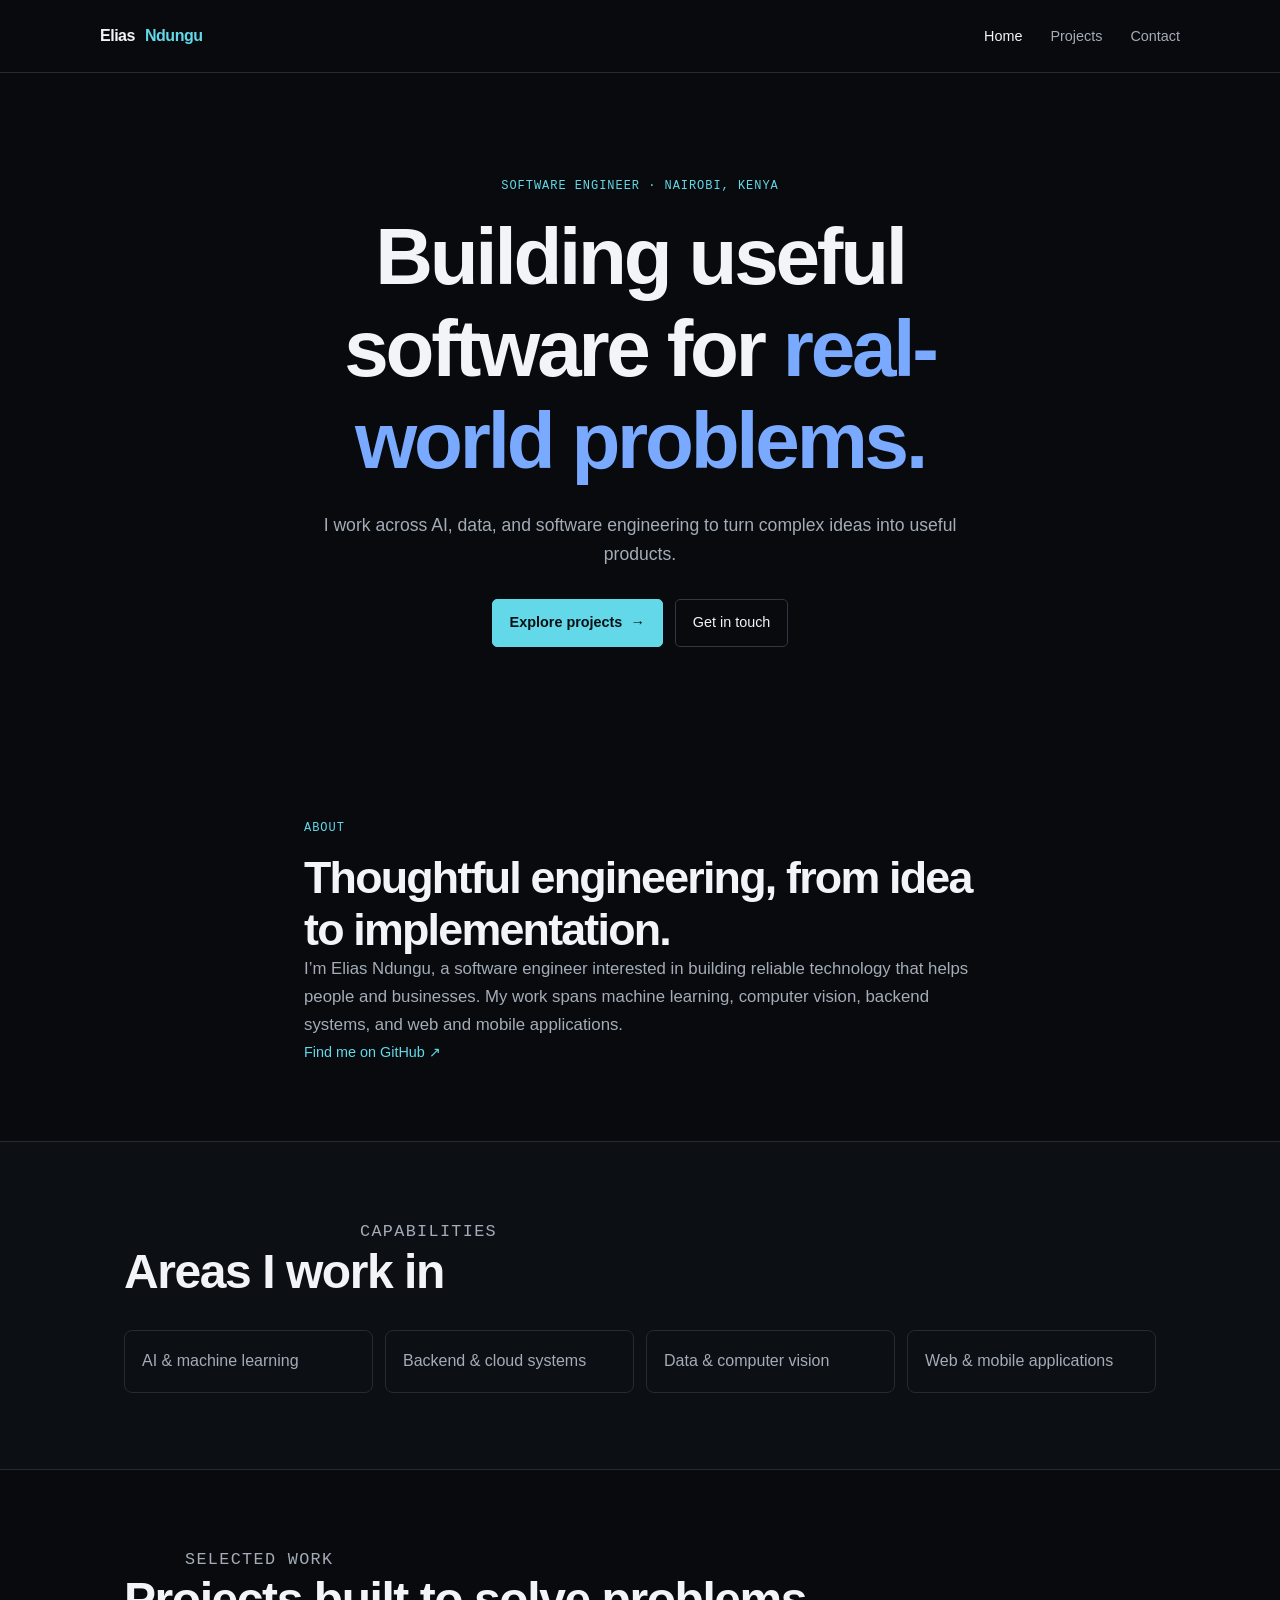
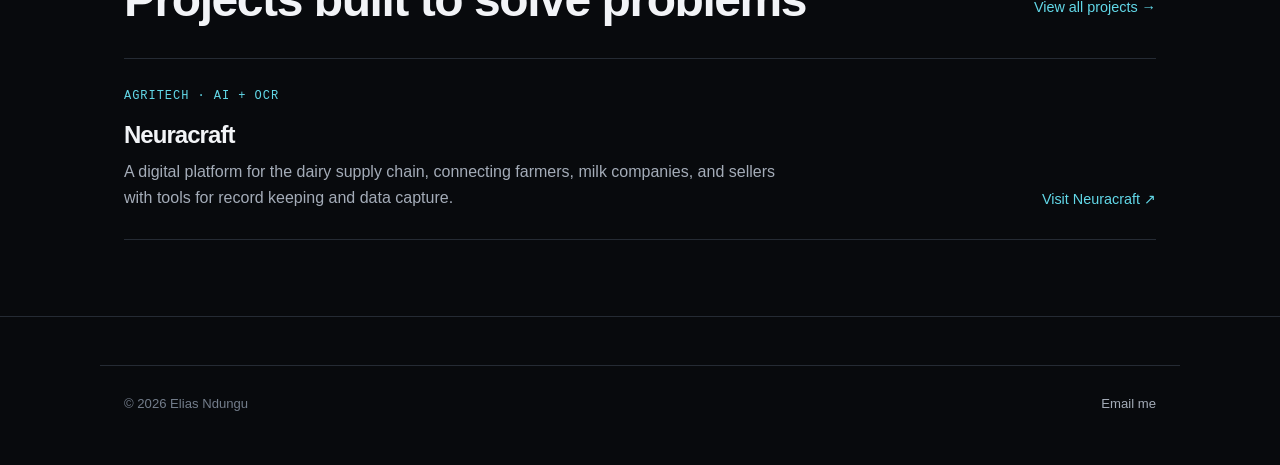
<file: index.html>
<!DOCTYPE html>
<html lang="en">
<head>
  <meta charset="UTF-8">
  <meta name="viewport" content="width=device-width, initial-scale=1.0">
  <meta name="description" content="Elias Ndungu is a software engineer building practical AI, data, and software products.">
  <title>Elias Ndungu — Software Engineer</title>
  <link rel="stylesheet" href="css/styles.css">
  <link rel="stylesheet" href="css/portfolio.css">
</head>
<body>
  <header class="site-header">
    <nav class="container navbar" aria-label="Main navigation">
      <a class="logo" href="index.html" aria-label="Elias Ndungu home">Elias <span>Ndungu</span></a>
      <button class="menu-toggle" id="menu-toggle" type="button" aria-label="Open navigation menu" aria-expanded="false" aria-controls="navbar-links">
        <span aria-hidden="true">Menu</span>
      </button>
      <ul class="navbar-links" id="navbar-links">
        <li><a href="index.html" class="active" aria-current="page">Home</a></li>
        <li><a href="projects.html">Projects</a></li>
        <li><a href="contact.html">Contact</a></li>
      </ul>
    </nav>
  </header>

  <main>
    <section class="hero">
      <div class="container hero-content">
        <p class="eyebrow">Software engineer · Nairobi, Kenya</p>
        <h1>Building useful software for <span class="highlight">real-world problems.</span></h1>
        <p class="hero-sub">I work across AI, data, and software engineering to turn complex ideas into useful products.</p>
        <div class="hero-actions">
          <a class="btn btn-primary" href="projects.html">Explore projects <span aria-hidden="true">→</span></a>
          <a class="btn btn-outline" href="contact.html">Get in touch</a>
        </div>
      </div>
    </section>

    <section class="content-section" id="about">
      <div class="container narrow">
        <p class="eyebrow">About</p>
        <h2>Thoughtful engineering, from idea to implementation.</h2>
        <p class="section-copy">I’m Elias Ndungu, a software engineer interested in building reliable technology that helps people and businesses. My work spans machine learning, computer vision, backend systems, and web and mobile applications.</p>
        <a class="text-link" href="https://github.com/eliasndungu" target="_blank" rel="noopener noreferrer">Find me on GitHub <span aria-hidden="true">↗</span></a>
      </div>
    </section>

    <section class="content-section section-muted">
      <div class="container">
        <div class="section-heading">
          <p class="eyebrow">Capabilities</p>
          <h2>Areas I work in</h2>
        </div>
        <ul class="capability-list">
          <li>AI &amp; machine learning</li>
          <li>Backend &amp; cloud systems</li>
          <li>Data &amp; computer vision</li>
          <li>Web &amp; mobile applications</li>
        </ul>
      </div>
    </section>

    <section class="content-section">
      <div class="container">
        <div class="section-heading section-heading-row">
          <div>
            <p class="eyebrow">Selected work</p>
            <h2>Projects built to solve problems</h2>
          </div>
          <a class="text-link" href="projects.html">View all projects <span aria-hidden="true">→</span></a>
        </div>
        <article class="feature-project">
          <div>
            <p class="eyebrow">AgriTech · AI + OCR</p>
            <h3>Neuracraft</h3>
            <p>A digital platform for the dairy supply chain, connecting farmers, milk companies, and sellers with tools for record keeping and data capture.</p>
          </div>
          <a class="text-link" href="https://neuracraft-378a2.web.app/" target="_blank" rel="noopener noreferrer">Visit Neuracraft <span aria-hidden="true">↗</span></a>
        </article>
      </div>
    </section>
  </main>

  <footer class="site-footer">
    <div class="container footer-bottom">
      <span>© 2026 Elias Ndungu</span>
      <a href="mailto:eliasndungu254@gmail.com">Email me</a>
    </div>
  </footer>
  <script src="js/main.js"></script>
</body>
</html>
</file>
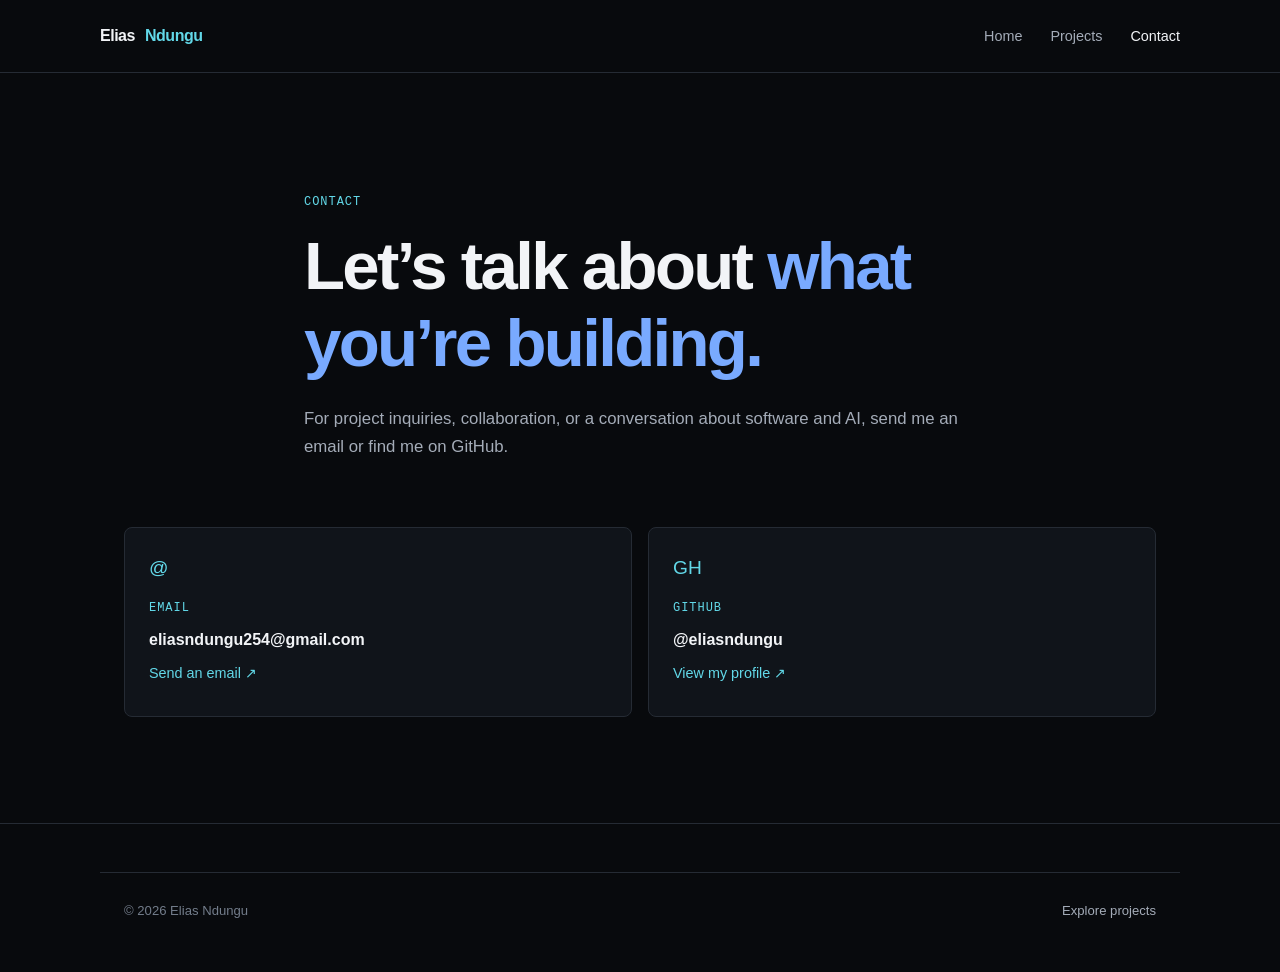
<file: contact.html>
<!DOCTYPE html>
<html lang="en">
<head>
  <meta charset="UTF-8">
  <meta name="viewport" content="width=device-width, initial-scale=1.0">
  <meta name="description" content="Contact Elias Ndungu about software engineering, project ideas, and collaboration.">
  <title>Contact — Elias Ndungu</title>
  <link rel="stylesheet" href="css/styles.css">
  <link rel="stylesheet" href="css/portfolio.css">
</head>
<body>
  <header class="site-header">
    <nav class="container navbar" aria-label="Main navigation">
      <a class="logo" href="index.html" aria-label="Elias Ndungu home">Elias <span>Ndungu</span></a>
      <button class="menu-toggle" id="menu-toggle" type="button" aria-label="Open navigation menu" aria-expanded="false" aria-controls="navbar-links">
        <span aria-hidden="true">Menu</span>
      </button>
      <ul class="navbar-links" id="navbar-links">
        <li><a href="index.html">Home</a></li>
        <li><a href="projects.html">Projects</a></li>
        <li><a href="contact.html" class="active" aria-current="page">Contact</a></li>
      </ul>
    </nav>
  </header>

  <main class="contact-page">
    <section class="page-hero">
      <div class="container narrow">
        <p class="eyebrow">Contact</p>
        <h1>Let’s talk about <span class="highlight">what you’re building.</span></h1>
        <p class="hero-sub">For project inquiries, collaboration, or a conversation about software and AI, send me an email or find me on GitHub.</p>
      </div>
    </section>
    <section class="contact-options">
      <div class="container contact-grid">
        <a class="contact-card" href="mailto:eliasndungu254@gmail.com">
          <span class="contact-icon" aria-hidden="true">@</span>
          <span class="eyebrow">Email</span>
          <strong>eliasndungu254@gmail.com</strong>
          <span class="text-link">Send an email <span aria-hidden="true">↗</span></span>
        </a>
        <a class="contact-card" href="https://github.com/eliasndungu" target="_blank" rel="noopener noreferrer">
          <span class="contact-icon" aria-hidden="true">GH</span>
          <span class="eyebrow">GitHub</span>
          <strong>@eliasndungu</strong>
          <span class="text-link">View my profile <span aria-hidden="true">↗</span></span>
        </a>
      </div>
    </section>
  </main>

  <footer class="site-footer">
    <div class="container footer-bottom">
      <span>© 2026 Elias Ndungu</span>
      <a href="projects.html">Explore projects</a>
    </div>
  </footer>
  <script src="js/main.js"></script>
</body>
</html>
</file>
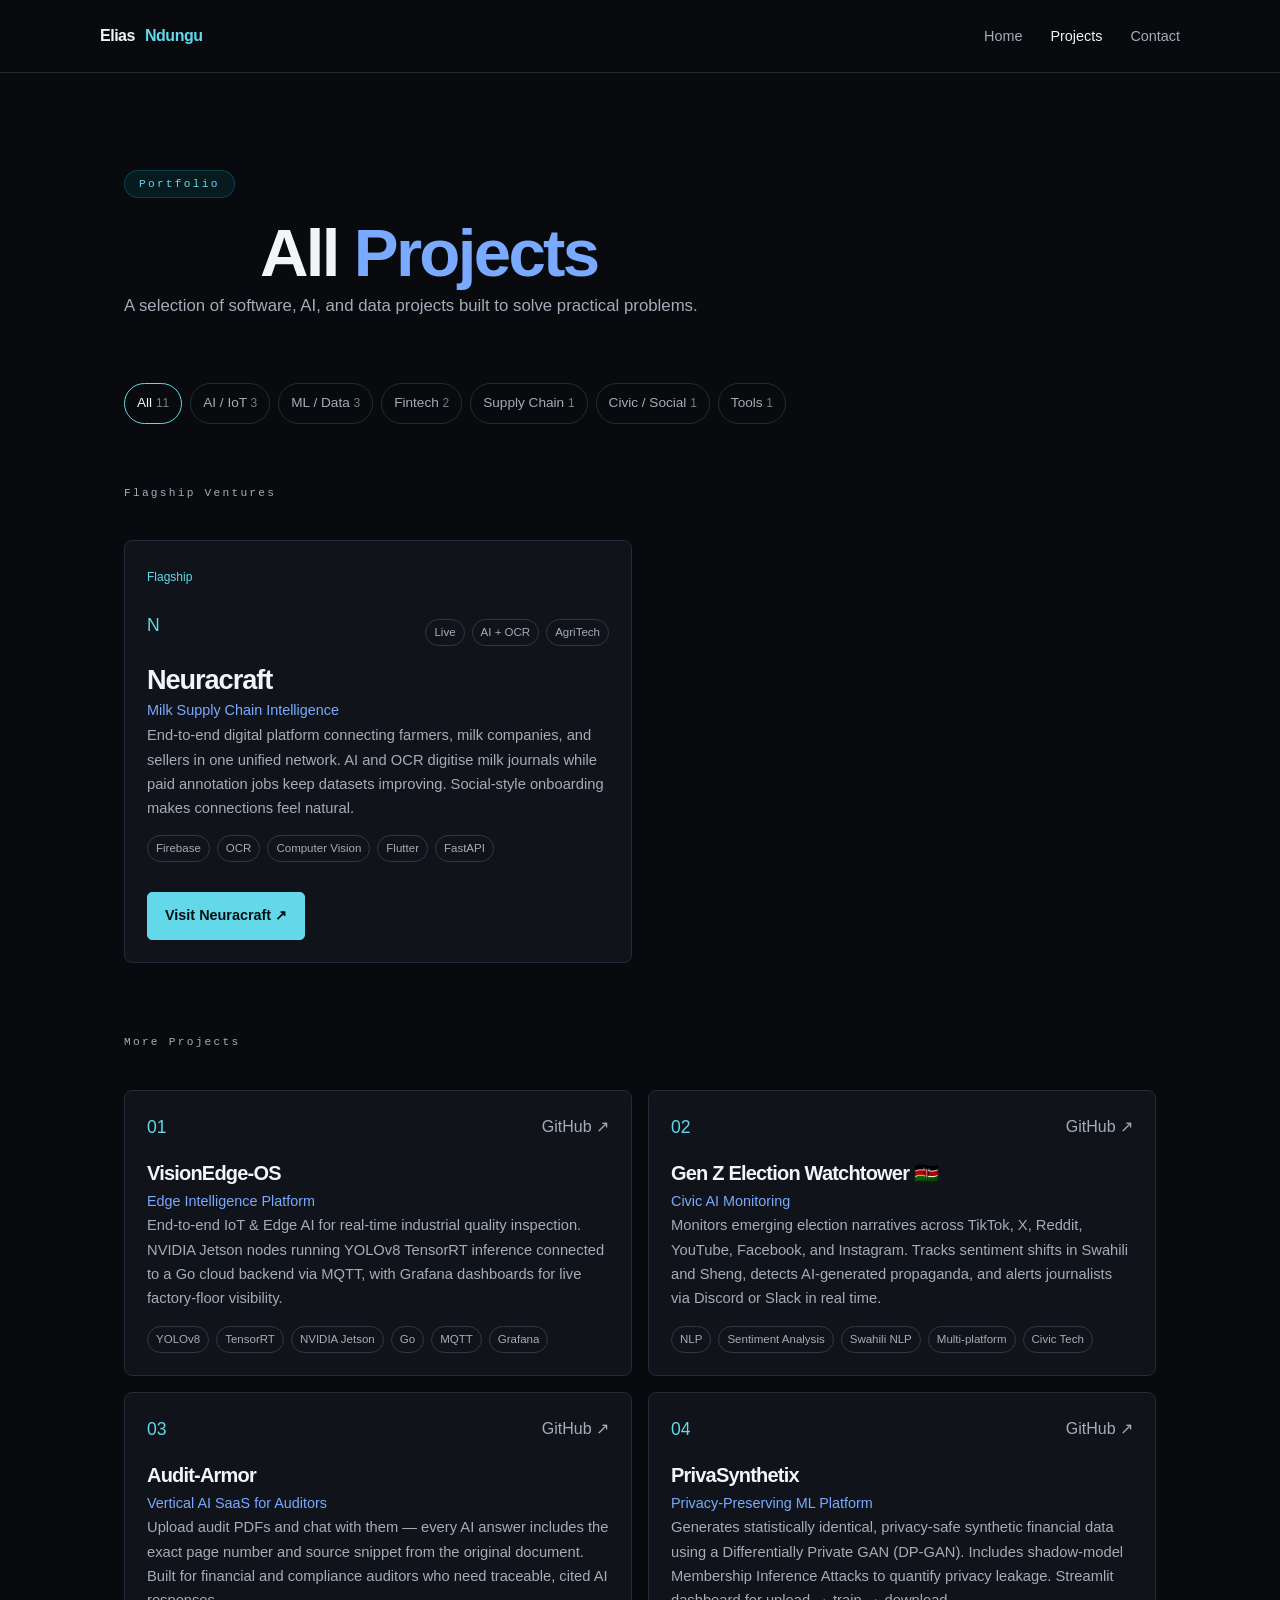
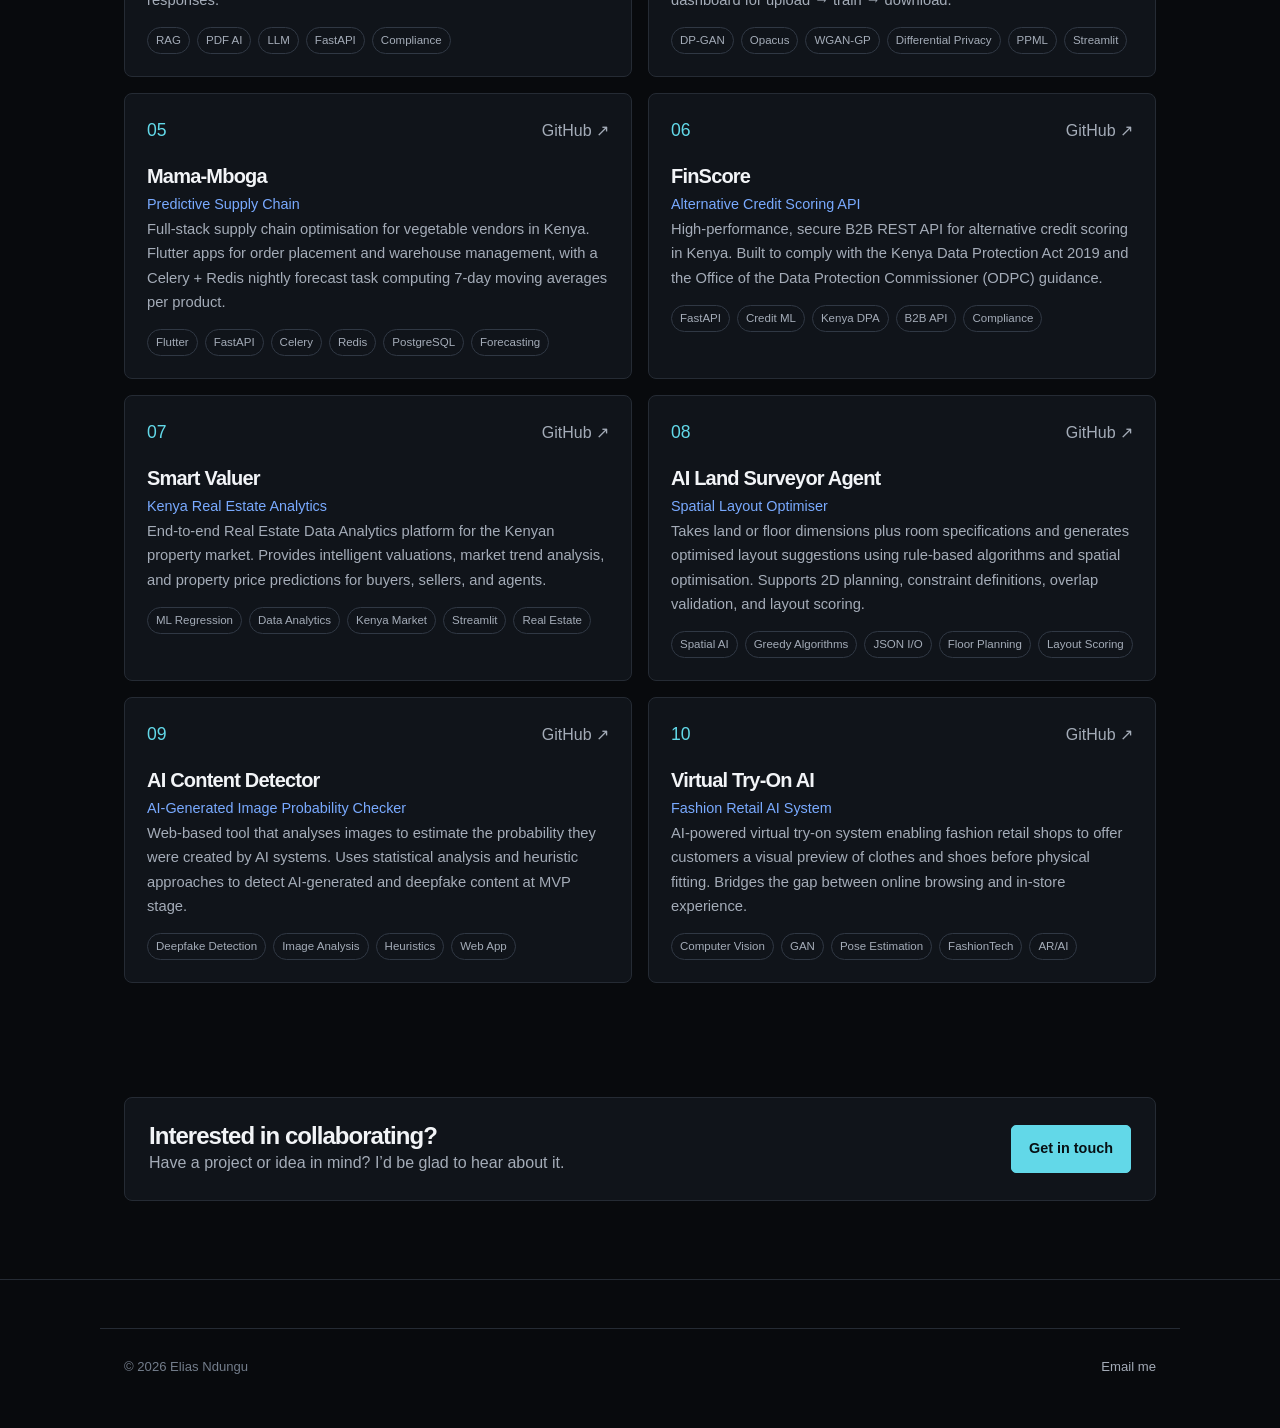
<file: projects.html>
<!DOCTYPE html>
<html lang="en">
<head>
  <meta charset="UTF-8">
  <meta name="viewport" content="width=device-width, initial-scale=1.0">
  <meta name="description" content="Selected software, AI, and data projects by Elias Ndungu.">
  <title>Projects — Elias Ndungu</title>
  <link rel="stylesheet" href="css/styles.css">
  <link rel="stylesheet" href="css/portfolio.css">
</head>
<body>
<header class="site-header">
  <nav class="container navbar" aria-label="Main navigation">
    <a class="logo" href="index.html" aria-label="Elias Ndungu home">Elias <span>Ndungu</span></a>
    <button class="menu-toggle" id="menu-toggle" type="button" aria-label="Open navigation menu" aria-expanded="false" aria-controls="navbar-links">
      <span aria-hidden="true">Menu</span>
    </button>
    <ul class="navbar-links" id="navbar-links">
      <li><a href="index.html">Home</a></li>
      <li><a href="projects.html" class="active" aria-current="page">Projects</a></li>
      <li><a href="contact.html">Contact</a></li>
    </ul>
  </nav>
</header>

<!-- PAGE HERO -->
<section class="page-hero">
  <div class="container">
    <div class="page-hero-content reveal">
      <span class="section-tag">Portfolio</span>
      <h1>All <span class="highlight">Projects</span></h1>
      <p>A selection of software, AI, and data projects built to solve practical problems.</p>
    </div>
  </div>
</section>

<!-- FILTER BAR -->
<section class="filter-section">
  <div class="container">
    <div class="filter-bar reveal">
      <button class="filter-btn active" data-filter="all" aria-pressed="true">All <span class="filter-count">11</span></button>
      <button class="filter-btn" data-filter="ai-iot" aria-pressed="false">AI / IoT <span class="filter-count">3</span></button>
      <button class="filter-btn" data-filter="ml" aria-pressed="false">ML / Data <span class="filter-count">3</span></button>
      <button class="filter-btn" data-filter="fintech" aria-pressed="false">Fintech <span class="filter-count">2</span></button>
      <button class="filter-btn" data-filter="supply-chain" aria-pressed="false">Supply Chain <span class="filter-count">1</span></button>
      <button class="filter-btn" data-filter="civic" aria-pressed="false">Civic / Social <span class="filter-count">1</span></button>
      <button class="filter-btn" data-filter="tools" aria-pressed="false">Tools <span class="filter-count">1</span></button>
    </div>
  </div>
</section>

<!-- FEATURED — FLAGSHIP VENTURES -->
<section class="projects-section">
  <div class="container">
    <div class="projects-label reveal"><span class="section-tag">Flagship Ventures</span></div>

    <div class="featured-grid">

      <!-- NEURACRAFT -->
      <div class="featured-card glass-card reveal" data-category="ai-iot" id="neuracraft">
        <div class="feat-badge">Flagship</div>
        <div class="feat-header">
          <div class="feat-icon" aria-hidden="true">N</div>
          <div class="feat-meta">
            <div class="feat-tags">
              <span class="tag tag-green">Live</span>
              <span class="tag tag-cyan">AI + OCR</span>
              <span class="tag tag-blue">AgriTech</span>
            </div>
          </div>
        </div>
        <h2 class="feat-title">Neuracraft</h2>
        <p class="feat-sub">Milk Supply Chain Intelligence</p>
        <p class="feat-desc">End-to-end digital platform connecting farmers, milk companies, and sellers in one unified network. AI and OCR digitise milk journals while paid annotation jobs keep datasets improving. Social-style onboarding makes connections feel natural.</p>
        <div class="feat-stack">
          <span class="tag tag-cyan">Firebase</span><span class="tag tag-cyan">OCR</span>
          <span class="tag tag-cyan">Computer Vision</span><span class="tag tag-cyan">Flutter</span>
          <span class="tag tag-cyan">FastAPI</span>
        </div>
        <div class="feat-actions">
          <a href="https://neuracraft-378a2.web.app/" target="_blank" rel="noopener noreferrer" class="btn btn-primary">Visit Neuracraft ↗</a>
        </div>
      </div>

    </div><!-- /featured-grid -->

    <!-- ALL OTHER PROJECTS -->
    <div class="projects-label reveal" style="margin-top: 64px;"><span class="section-tag">More Projects</span></div>

    <div class="projects-grid">

      <!-- VISIONEDGE-OS -->
      <div class="project-card glass-card reveal" data-category="ai-iot">
        <div class="card-top">
          <div class="card-icon" aria-hidden="true">01</div>
          <div class="card-links">
            <a href="https://github.com/eliasndungu/VisionEdge-OS_Edge-Intelligence" target="_blank" rel="noopener noreferrer" aria-label="VisionEdge-OS source on GitHub">GitHub ↗</a>
          </div>
        </div>
        <h3>VisionEdge-OS</h3>
        <p class="card-sub">Edge Intelligence Platform</p>
        <p class="card-desc">End-to-end IoT & Edge AI for real-time industrial quality inspection. NVIDIA Jetson nodes running YOLOv8 TensorRT inference connected to a Go cloud backend via MQTT, with Grafana dashboards for live factory-floor visibility.</p>
        <div class="card-tags">
          <span class="tag tag-cyan">YOLOv8</span><span class="tag tag-cyan">TensorRT</span>
          <span class="tag tag-cyan">NVIDIA Jetson</span><span class="tag tag-blue">Go</span>
          <span class="tag tag-blue">MQTT</span><span class="tag tag-green">Grafana</span>
        </div>
      </div>

      <!-- GEN Z WATCHTOWER -->
      <div class="project-card glass-card reveal reveal-delay-1" data-category="civic">
        <div class="card-top">
          <div class="card-icon" aria-hidden="true">02</div>
          <div class="card-links">
            <a href="https://github.com/eliasndungu/Gen-Z-Election-Watchtower" target="_blank" rel="noopener noreferrer" aria-label="Gen Z Election Watchtower source on GitHub">GitHub ↗</a>
          </div>
        </div>
        <h3>Gen Z Election Watchtower 🇰🇪</h3>
        <p class="card-sub">Civic AI Monitoring</p>
        <p class="card-desc">Monitors emerging election narratives across TikTok, X, Reddit, YouTube, Facebook, and Instagram. Tracks sentiment shifts in Swahili and Sheng, detects AI-generated propaganda, and alerts journalists via Discord or Slack in real time.</p>
        <div class="card-tags">
          <span class="tag tag-pink">NLP</span><span class="tag tag-pink">Sentiment Analysis</span>
          <span class="tag tag-pink">Swahili NLP</span><span class="tag tag-amber">Multi-platform</span>
          <span class="tag tag-blue">Civic Tech</span>
        </div>
      </div>

      <!-- AUDIT-ARMOR -->
      <div class="project-card glass-card reveal reveal-delay-2" data-category="fintech">
        <div class="card-top">
          <div class="card-icon" aria-hidden="true">03</div>
          <div class="card-links">
            <a href="https://github.com/eliasndungu/Audit-Armor" target="_blank" rel="noopener noreferrer" aria-label="Audit-Armor source on GitHub">GitHub ↗</a>
          </div>
        </div>
        <h3>Audit-Armor</h3>
        <p class="card-sub">Vertical AI SaaS for Auditors</p>
        <p class="card-desc">Upload audit PDFs and chat with them — every AI answer includes the exact page number and source snippet from the original document. Built for financial and compliance auditors who need traceable, cited AI responses.</p>
        <div class="card-tags">
          <span class="tag tag-amber">RAG</span><span class="tag tag-amber">PDF AI</span>
          <span class="tag tag-amber">LLM</span><span class="tag tag-blue">FastAPI</span>
          <span class="tag tag-cyan">Compliance</span>
        </div>
      </div>

      <!-- PRIVASYNTHETIX -->
      <div class="project-card glass-card reveal" data-category="ml">
        <div class="card-top">
          <div class="card-icon" aria-hidden="true">04</div>
          <div class="card-links">
            <a href="https://github.com/eliasndungu/PrivaSynthetix_PPML" target="_blank" rel="noopener noreferrer" aria-label="PrivaSynthetix source on GitHub">GitHub ↗</a>
          </div>
        </div>
        <h3>PrivaSynthetix</h3>
        <p class="card-sub">Privacy-Preserving ML Platform</p>
        <p class="card-desc">Generates statistically identical, privacy-safe synthetic financial data using a Differentially Private GAN (DP-GAN). Includes shadow-model Membership Inference Attacks to quantify privacy leakage. Streamlit dashboard for upload → train → download.</p>
        <div class="card-tags">
          <span class="tag tag-blue">DP-GAN</span><span class="tag tag-blue">Opacus</span>
          <span class="tag tag-blue">WGAN-GP</span><span class="tag tag-cyan">Differential Privacy</span>
          <span class="tag tag-pink">PPML</span><span class="tag tag-green">Streamlit</span>
        </div>
      </div>

      <!-- MAMA MBOGA -->
      <div class="project-card glass-card reveal reveal-delay-1" data-category="supply-chain">
        <div class="card-top">
          <div class="card-icon" aria-hidden="true">05</div>
          <div class="card-links">
            <a href="https://github.com/eliasndungu/Mama-Mboga-Predictive-Supply-Chain" target="_blank" rel="noopener noreferrer" aria-label="Mama-Mboga source on GitHub">GitHub ↗</a>
          </div>
        </div>
        <h3>Mama-Mboga</h3>
        <p class="card-sub">Predictive Supply Chain</p>
        <p class="card-desc">Full-stack supply chain optimisation for vegetable vendors in Kenya. Flutter apps for order placement and warehouse management, with a Celery + Redis nightly forecast task computing 7-day moving averages per product.</p>
        <div class="card-tags">
          <span class="tag tag-green">Flutter</span><span class="tag tag-green">FastAPI</span>
          <span class="tag tag-green">Celery</span><span class="tag tag-green">Redis</span>
          <span class="tag tag-blue">PostgreSQL</span><span class="tag tag-cyan">Forecasting</span>
        </div>
      </div>

      <!-- FINSCORE -->
      <div class="project-card glass-card reveal reveal-delay-2" data-category="fintech">
        <div class="card-top">
          <div class="card-icon" aria-hidden="true">06</div>
          <div class="card-links">
            <a href="https://github.com/eliasndungu/FinScore-Alternative-Credit-API" target="_blank" rel="noopener noreferrer" aria-label="FinScore source on GitHub">GitHub ↗</a>
          </div>
        </div>
        <h3>FinScore</h3>
        <p class="card-sub">Alternative Credit Scoring API</p>
        <p class="card-desc">High-performance, secure B2B REST API for alternative credit scoring in Kenya. Built to comply with the Kenya Data Protection Act 2019 and the Office of the Data Protection Commissioner (ODPC) guidance.</p>
        <div class="card-tags">
          <span class="tag tag-amber">FastAPI</span><span class="tag tag-amber">Credit ML</span>
          <span class="tag tag-amber">Kenya DPA</span><span class="tag tag-blue">B2B API</span>
          <span class="tag tag-pink">Compliance</span>
        </div>
      </div>

      <!-- SMART VALUER -->
      <div class="project-card glass-card reveal" data-category="ml">
        <div class="card-top">
          <div class="card-icon" aria-hidden="true">07</div>
          <div class="card-links">
            <a href="https://github.com/eliasndungu/Smart-Valuer-Real-Estate-Analytics" target="_blank" rel="noopener noreferrer" aria-label="Smart Valuer source on GitHub">GitHub ↗</a>
          </div>
        </div>
        <h3>Smart Valuer</h3>
        <p class="card-sub">Kenya Real Estate Analytics</p>
        <p class="card-desc">End-to-end Real Estate Data Analytics platform for the Kenyan property market. Provides intelligent valuations, market trend analysis, and property price predictions for buyers, sellers, and agents.</p>
        <div class="card-tags">
          <span class="tag tag-cyan">ML Regression</span><span class="tag tag-cyan">Data Analytics</span>
          <span class="tag tag-blue">Kenya Market</span><span class="tag tag-green">Streamlit</span>
          <span class="tag tag-amber">Real Estate</span>
        </div>
      </div>

      <!-- AI LAND SURVEYOR -->
      <div class="project-card glass-card reveal reveal-delay-1" data-category="tools">
        <div class="card-top">
          <div class="card-icon" aria-hidden="true">08</div>
          <div class="card-links">
            <a href="https://github.com/eliasndungu/AI-Agent-for-Land-Surveyors-Floor-Planners" target="_blank" rel="noopener noreferrer" aria-label="AI Land Surveyor Agent source on GitHub">GitHub ↗</a>
          </div>
        </div>
        <h3>AI Land Surveyor Agent</h3>
        <p class="card-sub">Spatial Layout Optimiser</p>
        <p class="card-desc">Takes land or floor dimensions plus room specifications and generates optimised layout suggestions using rule-based algorithms and spatial optimisation. Supports 2D planning, constraint definitions, overlap validation, and layout scoring.</p>
        <div class="card-tags">
          <span class="tag tag-blue">Spatial AI</span><span class="tag tag-blue">Greedy Algorithms</span>
          <span class="tag tag-blue">JSON I/O</span><span class="tag tag-cyan">Floor Planning</span>
          <span class="tag tag-amber">Layout Scoring</span>
        </div>
      </div>

      <!-- AI CONTENT CHECKER -->
      <div class="project-card glass-card reveal reveal-delay-2" data-category="ml">
        <div class="card-top">
          <div class="card-icon" aria-hidden="true">09</div>
          <div class="card-links">
            <a href="https://github.com/eliasndungu/AI-Deepfake-AI-Generated-Content-Probability-Checker" target="_blank" rel="noopener noreferrer" aria-label="AI Content Detector source on GitHub">GitHub ↗</a>
          </div>
        </div>
        <h3>AI Content Detector</h3>
        <p class="card-sub">AI-Generated Image Probability Checker</p>
        <p class="card-desc">Web-based tool that analyses images to estimate the probability they were created by AI systems. Uses statistical analysis and heuristic approaches to detect AI-generated and deepfake content at MVP stage.</p>
        <div class="card-tags">
          <span class="tag tag-pink">Deepfake Detection</span><span class="tag tag-pink">Image Analysis</span>
          <span class="tag tag-pink">Heuristics</span><span class="tag tag-blue">Web App</span>
        </div>
      </div>

      <!-- VIRTUAL TRY-ON -->
      <div class="project-card glass-card reveal" data-category="ai-iot">
        <div class="card-top">
          <div class="card-icon" aria-hidden="true">10</div>
          <div class="card-links">
            <a href="https://github.com/eliasndungu/Virtual-Try-On-AI-for-Clothes-Shoes" target="_blank" rel="noopener noreferrer" aria-label="Virtual Try-On AI source on GitHub">GitHub ↗</a>
          </div>
        </div>
        <h3>Virtual Try-On AI</h3>
        <p class="card-sub">Fashion Retail AI System</p>
        <p class="card-desc">AI-powered virtual try-on system enabling fashion retail shops to offer customers a visual preview of clothes and shoes before physical fitting. Bridges the gap between online browsing and in-store experience.</p>
        <div class="card-tags">
          <span class="tag tag-pink">Computer Vision</span><span class="tag tag-pink">GAN</span>
          <span class="tag tag-pink">Pose Estimation</span><span class="tag tag-blue">FashionTech</span>
          <span class="tag tag-cyan">AR/AI</span>
        </div>
      </div>

    </div><!-- /projects-grid -->
  </div>
</section>

<!-- CTA -->
<section class="cta-strip">
  <div class="container">
    <div class="strip-inner reveal">
      <div>
        <h3>Interested in collaborating?</h3>
        <p>Have a project or idea in mind? I’d be glad to hear about it.</p>
      </div>
      <div class="strip-actions">
        <a href="contact.html" class="btn btn-primary">Get in touch</a>
      </div>
    </div>
  </div>
</section>

<footer class="site-footer">
  <div class="container footer-bottom">
    <span>© 2026 Elias Ndungu</span>
    <a href="mailto:eliasndungu254@gmail.com">Email me</a>
  </div>
</footer>

<script src="js/main.js"></script>
</body>
</html>
</file>
<file: css/styles.css>
/* ============================================================
   ELIAS NDUNGU PORTFOLIO — SHARED STYLES
   Theme: Deep Space / Neural Dark — Bespoke AI Aesthetic
   ============================================================ */

/* ── RESET & BASE ─────────────────────────────────────────── */
*, *::before, *::after { box-sizing: border-box; margin: 0; padding: 0; }

:root {
  --bg-void:        #020408;
  --bg-deep:        #06090f;
  --bg-surface:     #0c1220;
  --bg-glass:       rgba(12, 18, 32, 0.7);
  --bg-card:        rgba(14, 22, 38, 0.85);

  --accent-cyan:    #00e5ff;
  --accent-blue:    #2979ff;
  --accent-pulse:   #00b8d9;
  --accent-green:   #00e676;
  --accent-amber:   #ffab00;
  --accent-pink:    #ff4081;

  --text-primary:   #e8f4ff;
  --text-secondary: #7a9bbf;
  --text-muted:     #3d5a7a;
  --text-code:      #00e5ff;

  --border-glow:    rgba(0, 229, 255, 0.15);
  --border-subtle:  rgba(0, 229, 255, 0.06);

  --glow-sm:  0 0 12px rgba(0, 229, 255, 0.25);
  --glow-md:  0 0 30px rgba(0, 229, 255, 0.2), 0 0 60px rgba(41, 121, 255, 0.1);
  --glow-lg:  0 0 60px rgba(0, 229, 255, 0.15), 0 0 120px rgba(41, 121, 255, 0.08);

  --font-display: 'Syne', sans-serif;
  --font-body:    'Outfit', sans-serif;
  --font-mono:    'DM Mono', monospace;

  --radius-sm:  6px;
  --radius-md:  12px;
  --radius-lg:  20px;
  --radius-xl:  32px;

  --transition: 0.3s cubic-bezier(0.4, 0, 0.2, 1);
  --transition-slow: 0.6s cubic-bezier(0.4, 0, 0.2, 1);
}

html { scroll-behavior: smooth; font-size: 16px; }

body {
  font-family: var(--font-body);
  background: var(--bg-void);
  color: var(--text-primary);
  line-height: 1.7;
  overflow-x: hidden;
  -webkit-font-smoothing: antialiased;
}

/* Scanline overlay */
body::before {
  content: '';
  position: fixed;
  inset: 0;
  background: repeating-linear-gradient(
    0deg,
    transparent,
    transparent 2px,
    rgba(0, 229, 255, 0.012) 2px,
    rgba(0, 229, 255, 0.012) 4px
  );
  pointer-events: none;
  z-index: 9999;
}

/* Noise texture */
body::after {
  content: '';
  position: fixed;
  inset: 0;
  background-image: url("data:image/svg+xml,%3Csvg viewBox='0 0 256 256' xmlns='http://www.w3.org/2000/svg'%3E%3Cfilter id='noise'%3E%3CfeTurbulence type='fractalNoise' baseFrequency='0.9' numOctaves='4' stitchTiles='stitch'/%3E%3C/filter%3E%3Crect width='100%25' height='100%25' filter='url(%23noise)' opacity='0.04'/%3E%3C/svg%3E");
  pointer-events: none;
  z-index: 9998;
  opacity: 0.4;
}

a { text-decoration: none; color: inherit; }
img { max-width: 100%; display: block; }
ul { list-style: none; }

/* ── CANVAS BACKGROUND ────────────────────────────────────── */
#bg-canvas {
  position: fixed;
  inset: 0;
  z-index: 0;
  pointer-events: none;
}

/* ── SCROLLBAR ────────────────────────────────────────────── */
::-webkit-scrollbar { width: 4px; }
::-webkit-scrollbar-track { background: var(--bg-void); }
::-webkit-scrollbar-thumb { background: var(--accent-cyan); border-radius: 2px; }

/* ── CONTAINER ────────────────────────────────────────────── */
.container {
  max-width: 1200px;
  margin: 0 auto;
  padding: 0 24px;
  position: relative;
  z-index: 2;
}

/* ── NAVIGATION ───────────────────────────────────────────── */
.navbar {
  position: fixed;
  top: 0; left: 0; right: 0;
  z-index: 1000;
  padding: 16px 0;
  transition: var(--transition);
}

.navbar.scrolled {
  background: rgba(2, 4, 8, 0.92);
  backdrop-filter: blur(20px);
  border-bottom: 1px solid var(--border-subtle);
  padding: 12px 0;
}

.navbar .container {
  display: flex;
  align-items: center;
  justify-content: space-between;
}

.logo {
  display: flex;
  align-items: center;
  gap: 10px;
  font-family: var(--font-display);
  font-weight: 800;
  font-size: 1.2rem;
  letter-spacing: -0.02em;
}

.logo-icon {
  width: 36px; height: 36px;
  background: linear-gradient(135deg, var(--accent-cyan), var(--accent-blue));
  border-radius: 8px;
  display: flex;
  align-items: center;
  justify-content: center;
  font-size: 16px;
  box-shadow: var(--glow-sm);
}

.logo-text { color: var(--text-primary); }
.logo-text span { color: var(--accent-cyan); }

.navbar-links {
  display: flex;
  align-items: center;
  gap: 32px;
}

.navbar-links a {
  font-family: var(--font-mono);
  font-size: 0.78rem;
  letter-spacing: 0.08em;
  color: var(--text-secondary);
  transition: var(--transition);
  position: relative;
}

.navbar-links a::after {
  content: '';
  position: absolute;
  bottom: -4px; left: 0;
  width: 0; height: 1px;
  background: var(--accent-cyan);
  transition: var(--transition);
}

.navbar-links a:hover { color: var(--accent-cyan); }
.navbar-links a:hover::after { width: 100%; }
.navbar-links a.active { color: var(--accent-cyan); }
.navbar-links a.active::after { width: 100%; }

.nav-cta {
  font-family: var(--font-mono);
  font-size: 0.75rem;
  letter-spacing: 0.1em;
  padding: 8px 18px;
  border: 1px solid var(--accent-cyan);
  border-radius: var(--radius-sm);
  color: var(--accent-cyan);
  transition: var(--transition);
}

.nav-cta:hover {
  background: var(--accent-cyan);
  color: var(--bg-void);
  box-shadow: var(--glow-sm);
}

.menu-toggle {
  display: none;
  background: none;
  border: none;
  color: var(--text-primary);
  font-size: 1.2rem;
  cursor: pointer;
}

/* ── BUTTONS ──────────────────────────────────────────────── */
.btn {
  display: inline-flex;
  align-items: center;
  gap: 8px;
  font-family: var(--font-mono);
  font-size: 0.8rem;
  letter-spacing: 0.08em;
  padding: 14px 28px;
  border-radius: var(--radius-sm);
  border: none;
  cursor: pointer;
  transition: var(--transition);
  position: relative;
  overflow: hidden;
}

.btn::before {
  content: '';
  position: absolute;
  inset: 0;
  background: linear-gradient(135deg, transparent 0%, rgba(255,255,255,0.05) 100%);
  opacity: 0;
  transition: var(--transition);
}

.btn:hover::before { opacity: 1; }

.btn-primary {
  background: linear-gradient(135deg, var(--accent-cyan), var(--accent-blue));
  color: var(--bg-void);
  font-weight: 600;
  box-shadow: 0 4px 20px rgba(0, 229, 255, 0.3);
}

.btn-primary:hover {
  transform: translateY(-2px);
  box-shadow: 0 8px 30px rgba(0, 229, 255, 0.4);
}

.btn-outline {
  background: transparent;
  color: var(--accent-cyan);
  border: 1px solid var(--accent-cyan);
}

.btn-outline:hover {
  background: rgba(0, 229, 255, 0.08);
  transform: translateY(-2px);
  box-shadow: var(--glow-sm);
}

.btn-ghost {
  background: rgba(255,255,255,0.04);
  color: var(--text-secondary);
  border: 1px solid var(--border-subtle);
}

.btn-ghost:hover {
  background: rgba(255,255,255,0.08);
  color: var(--text-primary);
}

/* ── SECTION HEADINGS ─────────────────────────────────────── */
.section-heading {
  text-align: center;
  margin-bottom: 64px;
}

.section-tag {
  display: inline-block;
  font-family: var(--font-mono);
  font-size: 0.7rem;
  letter-spacing: 0.2em;
  color: var(--accent-cyan);
  background: rgba(0, 229, 255, 0.08);
  border: 1px solid rgba(0, 229, 255, 0.2);
  padding: 4px 14px;
  border-radius: 100px;
  margin-bottom: 16px;
}

.section-heading h2 {
  font-family: var(--font-display);
  font-size: clamp(2rem, 4vw, 3rem);
  font-weight: 800;
  letter-spacing: -0.03em;
  line-height: 1.1;
  margin-bottom: 16px;
}

.section-heading p {
  font-size: 1.05rem;
  color: var(--text-secondary);
  max-width: 560px;
  margin: 0 auto;
}

.highlight { color: var(--accent-cyan); }

/* ── GLASSMORPHISM CARD ───────────────────────────────────── */
.glass-card {
  background: var(--bg-card);
  border: 1px solid var(--border-glow);
  border-radius: var(--radius-lg);
  backdrop-filter: blur(16px);
  transition: var(--transition);
}

.glass-card:hover {
  border-color: rgba(0, 229, 255, 0.3);
  box-shadow: var(--glow-md);
  transform: translateY(-4px);
}

/* ── SECTION SPACING ──────────────────────────────────────── */
section { padding: 100px 0; position: relative; z-index: 1; }

/* ── FOOTER ───────────────────────────────────────────────── */
footer {
  background: var(--bg-deep);
  border-top: 1px solid var(--border-subtle);
  padding: 48px 0 24px;
  position: relative;
  z-index: 1;
}

.footer-inner {
  display: grid;
  grid-template-columns: 1.5fr 1fr 1fr 1fr;
  gap: 40px;
  margin-bottom: 48px;
}

.footer-brand p {
  font-size: 0.9rem;
  color: var(--text-secondary);
  margin-top: 12px;
  line-height: 1.6;
  max-width: 280px;
}

.footer-col h5 {
  font-family: var(--font-mono);
  font-size: 0.7rem;
  letter-spacing: 0.15em;
  color: var(--accent-cyan);
  margin-bottom: 16px;
  text-transform: uppercase;
}

.footer-col ul li { margin-bottom: 10px; }

.footer-col ul li a {
  font-size: 0.9rem;
  color: var(--text-secondary);
  transition: var(--transition);
}

.footer-col ul li a:hover { color: var(--accent-cyan); }

.footer-bottom {
  border-top: 1px solid var(--border-subtle);
  padding-top: 24px;
  display: flex;
  align-items: center;
  justify-content: space-between;
  font-family: var(--font-mono);
  font-size: 0.72rem;
  color: var(--text-muted);
}

.social-links {
  display: flex;
  gap: 12px;
  margin-top: 20px;
}

.social-link {
  width: 36px; height: 36px;
  border: 1px solid var(--border-glow);
  border-radius: var(--radius-sm);
  display: flex;
  align-items: center;
  justify-content: center;
  color: var(--text-secondary);
  font-size: 0.85rem;
  transition: var(--transition);
}

.social-link:hover {
  border-color: var(--accent-cyan);
  color: var(--accent-cyan);
  box-shadow: var(--glow-sm);
}

/* ── ANIMATIONS ───────────────────────────────────────────── */
@keyframes fadeUp {
  from { opacity: 0; transform: translateY(30px); }
  to   { opacity: 1; transform: translateY(0); }
}

@keyframes fadeIn {
  from { opacity: 0; }
  to   { opacity: 1; }
}

@keyframes pulse-glow {
  0%, 100% { box-shadow: 0 0 10px rgba(0, 229, 255, 0.2); }
  50%       { box-shadow: 0 0 30px rgba(0, 229, 255, 0.5); }
}

@keyframes float {
  0%, 100% { transform: translateY(0); }
  50%       { transform: translateY(-12px); }
}

@keyframes spin-slow {
  from { transform: rotate(0deg); }
  to   { transform: rotate(360deg); }
}

@keyframes blink {
  0%, 100% { opacity: 1; }
  50%       { opacity: 0; }
}

@keyframes scan {
  0%   { transform: translateY(-100%); }
  100% { transform: translateY(100vh); }
}

.reveal {
  opacity: 0;
  transform: translateY(28px);
  transition: opacity 0.7s ease, transform 0.7s ease;
}

.reveal.visible {
  opacity: 1;
  transform: none;
}

.reveal-delay-1 { transition-delay: 0.1s; }
.reveal-delay-2 { transition-delay: 0.2s; }
.reveal-delay-3 { transition-delay: 0.3s; }
.reveal-delay-4 { transition-delay: 0.4s; }
.reveal-delay-5 { transition-delay: 0.5s; }

/* ── CURSOR GLOW ──────────────────────────────────────────── */
.cursor-glow {
  width: 300px; height: 300px;
  position: fixed;
  border-radius: 50%;
  background: radial-gradient(circle, rgba(0, 229, 255, 0.04) 0%, transparent 70%);
  pointer-events: none;
  z-index: 9997;
  transform: translate(-50%, -50%);
  transition: 0.15s ease;
}

/* ── TAG CHIPS ────────────────────────────────────────────── */
.tag {
  display: inline-block;
  font-family: var(--font-mono);
  font-size: 0.65rem;
  letter-spacing: 0.06em;
  padding: 3px 10px;
  border-radius: 100px;
  border: 1px solid;
}

.tag-cyan  { color: var(--accent-cyan);  border-color: rgba(0,229,255,0.25);  background: rgba(0,229,255,0.06);  }
.tag-blue  { color: var(--accent-blue);  border-color: rgba(41,121,255,0.25); background: rgba(41,121,255,0.06); }
.tag-green { color: var(--accent-green); border-color: rgba(0,230,118,0.25);  background: rgba(0,230,118,0.06);  }
.tag-amber { color: var(--accent-amber); border-color: rgba(255,171,0,0.25);  background: rgba(255,171,0,0.06);  }
.tag-pink  { color: var(--accent-pink);  border-color: rgba(255,64,129,0.25); background: rgba(255,64,129,0.06); }

/* ── RESPONSIVE ───────────────────────────────────────────── */
@media (max-width: 768px) {
  .navbar-links { display: none; flex-direction: column; gap: 0; }
  .navbar-links.open {
    display: flex;
    position: absolute;
    top: 100%; left: 0; right: 0;
    background: rgba(2, 4, 8, 0.97);
    backdrop-filter: blur(20px);
    border-bottom: 1px solid var(--border-subtle);
    padding: 16px 24px 24px;
  }
  .navbar-links.open li { padding: 10px 0; border-bottom: 1px solid var(--border-subtle); }
  .navbar-links.open a { font-size: 0.9rem; }
  .menu-toggle { display: block; }
  .nav-cta { display: none; }
  .footer-inner { grid-template-columns: 1fr 1fr; }
  section { padding: 64px 0; }
}

@media (max-width: 480px) {
  .footer-inner { grid-template-columns: 1fr; }
}
</file>
<file: css/portfolio.css>
:root {
  color-scheme: dark;
  --bg-void: #080a0d;
  --bg-deep: #0e1116;
  --bg-surface: #11151b;
  --bg-card: #10141a;
  --text-primary: #f2f4f7;
  --text-secondary: #a4acb8;
  --text-muted: #737d8b;
  --accent-cyan: #62d8e8;
  --accent-blue: #79aaff;
  --border-subtle: #252b34;
  --border-glow: #303844;
  --radius-sm: 5px;
  --radius-md: 8px;
  --radius-lg: 10px;
  --radius-xl: 12px;
  --font-display: Arial, Helvetica, sans-serif;
  --font-body: Arial, Helvetica, sans-serif;
  --font-mono: "SFMono-Regular", Consolas, monospace;
}

html { scroll-behavior: smooth; }

body {
  background: var(--bg-void);
  color: var(--text-primary);
  font-family: var(--font-body);
  line-height: 1.65;
}

body::before,
body::after { display: none; }

a { color: inherit; }
a:focus-visible,
button:focus-visible {
  outline: 2px solid var(--accent-cyan);
  outline-offset: 4px;
}

.container { max-width: 1080px; }
.site-header { position: sticky; top: 0; z-index: 20; background: var(--bg-void); border-bottom: 1px solid var(--border-subtle); }
.navbar { position: relative; top: auto; right: auto; left: auto; z-index: auto; min-height: 72px; display: flex; align-items: center; justify-content: space-between; gap: 24px; padding: 0; transition: none; }
.logo { color: var(--text-primary); font-size: 1rem; font-weight: 700; letter-spacing: -0.03em; }
.logo span { color: var(--accent-cyan); }
.navbar-links { display: flex; align-items: center; gap: 28px; }
.navbar-links a { color: var(--text-secondary); font-family: var(--font-body); font-size: 0.9rem; letter-spacing: 0; }
.navbar-links a:hover,
.navbar-links a.active { color: var(--text-primary); }
.navbar-links a::after { display: none; }
.menu-toggle { padding: 8px; border: 1px solid var(--border-subtle); border-radius: var(--radius-sm); }

section { padding: 84px 0; }
.hero { min-height: 490px; display: flex; align-items: center; padding: 104px 0 96px; }
.hero-content { max-width: 800px; text-align: center; }
.narrow { max-width: 720px; }
.eyebrow {
  margin: 0 0 14px;
  color: var(--accent-cyan);
  font-family: var(--font-mono);
  font-size: 0.75rem;
  letter-spacing: 0.08em;
  text-transform: uppercase;
}
h1, h2, h3, h4 { color: var(--text-primary); font-family: var(--font-display); letter-spacing: -0.04em; line-height: 1.15; }
h1 { max-width: 760px; margin-inline: auto; font-size: clamp(2.6rem, 7vw, 5rem); }
h2 { font-size: clamp(1.8rem, 4vw, 2.8rem); }
h3 { font-size: 1.5rem; }
.highlight { color: var(--accent-blue); }
.hero-sub { max-width: 640px; margin: 24px auto 0; color: var(--text-secondary); font-size: 1.1rem; }
.hero-actions, .feat-actions, .strip-actions { display: flex; flex-wrap: wrap; gap: 12px; margin-top: 30px; }
.hero-actions { justify-content: center; }
.btn {
  min-height: 44px;
  padding: 11px 17px;
  border: 1px solid var(--border-glow);
  border-radius: var(--radius-sm);
  background: transparent;
  color: var(--text-primary);
  font-family: var(--font-body);
  font-size: 0.9rem;
  letter-spacing: 0;
  text-transform: none;
}
.btn::before { display: none; }
.btn:hover { transform: none; border-color: var(--accent-cyan); box-shadow: none; }
.btn-primary { border-color: var(--accent-cyan); background: var(--accent-cyan); color: #071014; box-shadow: none; }
.btn-primary:hover { background: #83e4f0; color: #071014; }
.btn-outline { color: var(--text-primary); border-color: var(--border-glow); }
.text-link { color: var(--accent-cyan); font-size: 0.9rem; }
.text-link:hover { color: var(--accent-blue); }

.content-section { padding: 76px 0; }
.section-muted { background: #0c0f13; border-block: 1px solid var(--border-subtle); }
.section-copy { max-width: 680px; color: var(--text-secondary); font-size: 1.05rem; }
.section-heading { margin-bottom: 32px; text-align: left; }
.section-heading h2 { margin: 0; }
.section-heading-row { display: flex; align-items: end; justify-content: space-between; gap: 24px; }
.section-heading-row .text-link { margin-bottom: 7px; }
.capability-list { display: grid; grid-template-columns: repeat(4, 1fr); gap: 12px; }
.capability-list li { padding: 17px; border: 1px solid var(--border-subtle); border-radius: var(--radius-md); color: var(--text-secondary); }
.feature-project { display: flex; justify-content: space-between; align-items: end; gap: 32px; padding: 28px 0; border-top: 1px solid var(--border-subtle); border-bottom: 1px solid var(--border-subtle); }
.feature-project h3 { margin: 0 0 10px; }
.feature-project p:not(.eyebrow) { max-width: 680px; margin: 0; color: var(--text-secondary); }
.feature-project > .text-link { flex: 0 0 auto; }

.page-hero { padding: 96px 0 54px; }
.page-hero h1 { font-size: clamp(2.5rem, 6vw, 4.2rem); }
.page-hero p:not(.eyebrow) { max-width: 680px; color: var(--text-secondary); font-size: 1.05rem; }
.filter-section { padding: 10px 0 30px; }
.filter-bar { display: flex; flex-wrap: wrap; gap: 8px; }
.filter-btn { padding: 8px 12px; border: 1px solid var(--border-subtle); border-radius: 999px; background: transparent; color: var(--text-secondary); cursor: pointer; font: inherit; font-size: 0.85rem; }
.filter-btn:hover, .filter-btn.active { border-color: var(--accent-cyan); color: var(--text-primary); }
.filter-count { color: var(--text-muted); font-size: 0.75rem; }
.projects-section { padding-top: 24px; }
.projects-label { margin-bottom: 22px; }
.projects-label .section-tag { padding: 0; border: 0; border-radius: 0; background: transparent; color: var(--text-secondary); font-family: var(--font-mono); }
.featured-grid, .projects-grid { display: grid; grid-template-columns: repeat(2, minmax(0, 1fr)); gap: 16px; }
.featured-card, .project-card {
  padding: 22px;
  border: 1px solid var(--border-subtle);
  border-radius: var(--radius-md);
  background: var(--bg-card);
  backdrop-filter: none;
  transition: border-color 0.15s ease;
}
.featured-card:hover, .project-card:hover { border-color: #43505e; box-shadow: none; transform: none; }
.feat-badge { display: inline-block; margin-bottom: 16px; color: var(--accent-cyan); font-size: 0.75rem; }
.feat-header, .card-top { display: flex; justify-content: space-between; align-items: center; gap: 12px; }
.feat-icon, .card-icon { color: var(--accent-cyan); font-size: 1.1rem; }
.feat-tags, .feat-stack, .card-tags { display: flex; flex-wrap: wrap; gap: 7px; margin-top: 15px; }
.tag { padding: 3px 8px; border: 1px solid var(--border-glow); border-radius: 999px; background: transparent; color: var(--text-secondary); font-family: var(--font-body); font-size: 0.72rem; letter-spacing: 0; }
.tag-cyan, .tag-blue, .tag-green, .tag-amber, .tag-pink { border-color: var(--border-glow); background: transparent; color: var(--text-secondary); }
.feat-title { margin: 18px 0 4px; font-size: 1.7rem; }
.feat-sub, .card-sub { color: var(--accent-blue); font-size: 0.9rem; }
.feat-desc, .card-desc { color: var(--text-secondary); font-size: 0.92rem; }
.feat-stats { display: grid; grid-template-columns: repeat(4, 1fr); gap: 12px; margin-top: 24px; }
.fstat-num { display: block; color: var(--text-primary); font-size: 1.1rem; font-weight: 700; }
.fstat-lbl { color: var(--text-muted); font-size: 0.72rem; }
.card-top { margin-bottom: 20px; }
.card-links a { color: var(--text-secondary); }
.card-links a:hover { color: var(--accent-cyan); }
.project-card h3 { margin-bottom: 5px; font-size: 1.25rem; }
.project-card .card-sub { margin-top: 0; }
.cta-strip { padding: 30px 0 78px; }
.strip-inner { display: flex; align-items: center; justify-content: space-between; gap: 24px; padding: 24px; border: 1px solid var(--border-subtle); border-radius: var(--radius-md); background: var(--bg-card); }
.strip-inner h3, .strip-inner p { margin: 0; }
.strip-inner p { color: var(--text-secondary); }
.strip-actions { margin: 0; }

.contact-page { min-height: calc(100vh - 150px); }
.contact-page .page-hero { padding-top: 120px; }
.contact-options { padding-top: 12px; }
.contact-grid { display: grid; grid-template-columns: repeat(2, minmax(0, 1fr)); gap: 16px; }
.contact-card { display: flex; flex-direction: column; align-items: flex-start; gap: 8px; min-height: 190px; padding: 24px; border: 1px solid var(--border-subtle); border-radius: var(--radius-md); background: var(--bg-card); }
.contact-card:hover { border-color: var(--accent-cyan); }
.contact-card .eyebrow { margin: 0; }
.contact-card strong { overflow-wrap: anywhere; font-size: 1rem; }
.contact-icon { margin-bottom: 8px; color: var(--accent-cyan); font-size: 1.2rem; }

.reveal, .reveal.visible { opacity: 1; transform: none; transition: none; }
.glass-card { background: var(--bg-card); border-color: var(--border-subtle); backdrop-filter: none; }
.glass-card:hover { border-color: #43505e; box-shadow: none; transform: none; }
.site-footer { border-top: 1px solid var(--border-subtle); background: var(--bg-void); }
.site-footer .footer-bottom { min-height: 76px; padding: 18px 24px; color: var(--text-muted); font-family: var(--font-body); font-size: 0.82rem; }
.site-footer .footer-bottom a { color: var(--text-secondary); }
.site-footer .footer-bottom a:hover { color: var(--accent-cyan); }

@media (max-width: 768px) {
  .navbar { min-height: 64px; }
  .navbar-links { display: none; flex-direction: column; gap: 0; }
  .navbar-links.open { display: flex; position: absolute; top: 100%; left: 0; right: 0; padding: 12px 24px 20px; border-bottom: 1px solid var(--border-subtle); background: var(--bg-void); backdrop-filter: none; }
  .navbar-links.open li { padding: 10px 0; border-bottom: 1px solid var(--border-subtle); }
  .navbar-links.open a { font-size: 0.95rem; }
  .capability-list { grid-template-columns: repeat(2, 1fr); }
  .featured-grid, .projects-grid { grid-template-columns: 1fr; }
  .footer-inner { grid-template-columns: 1fr; }
}

@media (max-width: 520px) {
  section, .content-section { padding: 58px 0; }
  .hero { min-height: 0; padding: 82px 0; }
  .hero-sub { font-size: 1rem; }
  .section-heading-row, .feature-project, .strip-inner { align-items: flex-start; flex-direction: column; }
  .feat-stats { grid-template-columns: repeat(2, 1fr); }
  .contact-grid, .capability-list { grid-template-columns: 1fr; }
  .site-footer .footer-bottom { align-items: flex-start; flex-direction: column; gap: 8px; }
}

@media (prefers-reduced-motion: reduce) {
  html { scroll-behavior: auto; }
  *, *::before, *::after { animation-duration: 0.01ms !important; transition-duration: 0.01ms !important; }
}
</file>
